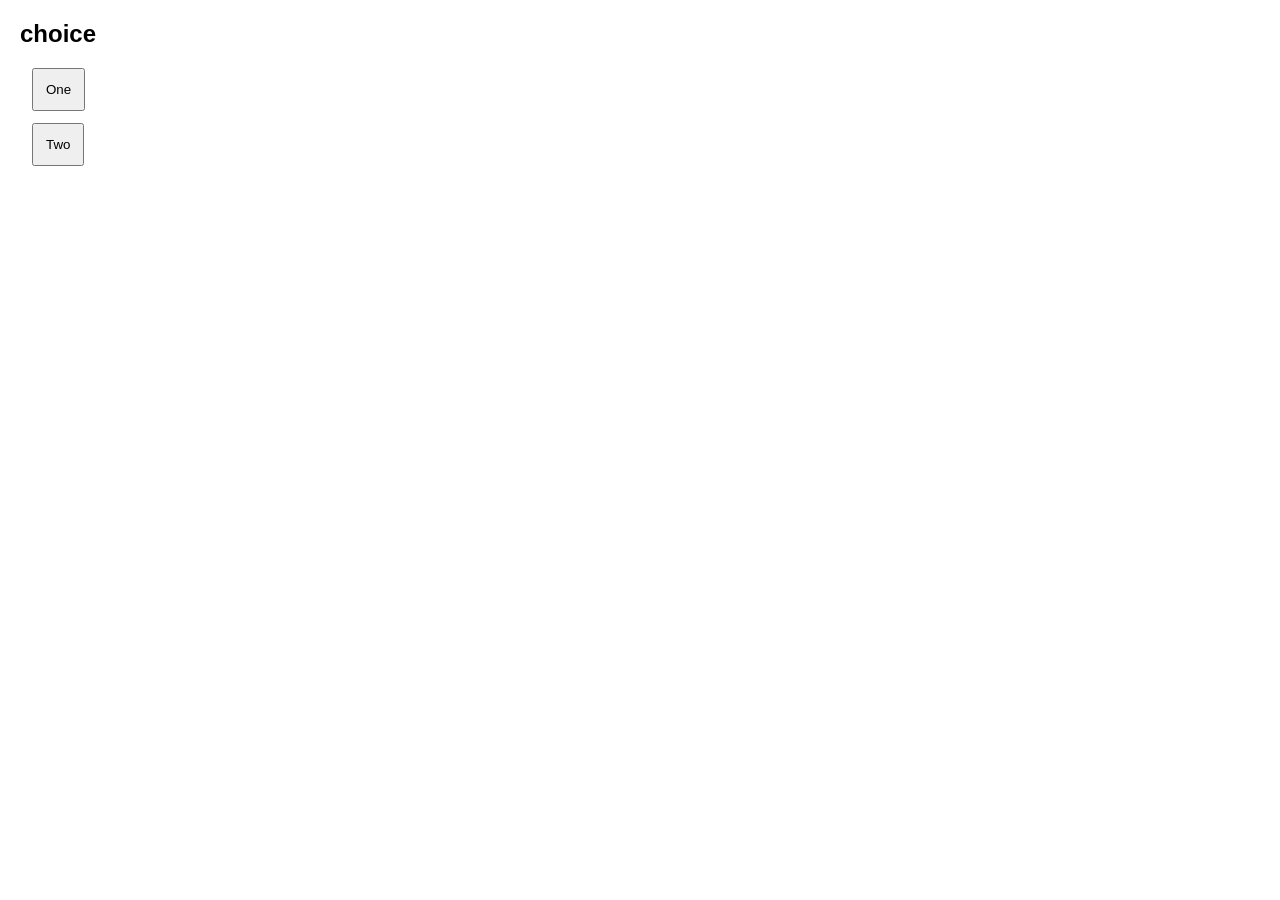
<file: tests/fixtures/walk-funnel/index.html>
<!doctype html><html><head><meta name="viewport" content="width=device-width, initial-scale=1"><style>
body{font:16px sans-serif;margin:20px}button,input{display:block;margin:12px;padding:12px}.sticky{position:fixed;bottom:0;background:white}dialog{position:fixed;inset:10px;z-index:10}iframe{width:280px;height:180px}
</style></head><body><main class="funnel-shell"></main><script>
const mode = new URLSearchParams(location.search).get('mode');
const shell = document.querySelector('main');
function show(id, content, kind='quiz') { shell.dataset.stepKind=kind; shell.innerHTML=`<section data-step-id="${id}"><h1>${id}</h1>${content}</section>`; }
function nextButton(fn) { return `<footer><button onclick="${fn}">Continue</button><button onclick="throw Error('Back clicked')">Back</button></footer>`; }
function choice(){show('choice',`<div role="radiogroup"><button role="radio" onclick="delayed()">One</button><button role="radio" onclick="delayed()">Two</button></div>`)}
function delayed(){document.querySelector('[role=radiogroup]').outerHTML='<div></div><button aria-label="Back" onclick="throw Error(\'Back clicked while waiting\')">Back</button>';setTimeout(()=>document.querySelector('section').insertAdjacentHTML('beforeend','<button onclick="multi()">Continue</button>'),600)}
function multi(){show('multi',`<button role="checkbox" aria-checked="false" onclick="toggle(this)">A</button><button role="checkbox" aria-checked="false" onclick="toggle(this)">B</button><button role="checkbox" aria-checked="false" onclick="toggle(this)">C</button><footer><button disabled onclick="email()">Continue</button></footer>`)}
function toggle(el){el.setAttribute('aria-checked',el.getAttribute('aria-checked')==='false');document.querySelector('footer button').disabled=document.querySelectorAll('[aria-checked=true]').length<2}
function email(){show('email',`<input type="email" required>${nextButton("if(document.querySelector('input').validity.valid)details()")}`)}
function details(){show('details',`<input type="text" required><input type="number" required>${nextButton("if([...document.querySelectorAll('input')].every(i=>i.value))sheet()")}`)}
function sheet(){show('sheet',`<button onclick="throw Error('background clicked')">Background</button><dialog open><div role="group"><button onclick="loader()">Pick me</button></div></dialog>`)}
function loader(){show('loader',`<button disabled onclick="offer()">Continue</button>`);setTimeout(()=>document.querySelector('button').disabled=false,1000)}
function offer(){console.error('fixture console error');fetch('/failure');if(mode==='pageerror')setTimeout(()=>{throw Error('fixture uncaught')},10);show('offer',`<div role="radiogroup"><button role="radio">Monthly</button><button role="radio">Quarterly</button><button role="radio">Annual</button></div><button onclick="checkout()">Buy plan</button><div style="height:1000px">Offer details</div><div class="sticky"><button onclick="throw Error('sticky clicked')">Sticky buy</button></div>`,'paywall')}
function checkout(){shell.insertAdjacentHTML('beforeend',`<dialog open><h2>Test mode</h2><button onclick="card()">Card</button></dialog>`)}
function card(){document.querySelector('dialog').innerHTML=`<h2>Test mode</h2><iframe srcdoc='<input name="number"><input name="expiry"><input name="cvc"><input name="postalCode">'></iframe><button onclick="paid()">Pay</button>`}
function paid(){const doc=document.querySelector('iframe').contentDocument;if([...doc.querySelectorAll('input')].some(i=>!i.value))throw Error('empty card');history.pushState({},'', '/done');shell.innerHTML='<h1>Done</h1>';shell.dataset.stepKind='end'}
if(mode==='stuck')show('stuck','<button>Continue</button>');else if(mode==='end'){shell.innerHTML='<h1>Finished</h1>'}else choice();
</script></body></html>
</file>
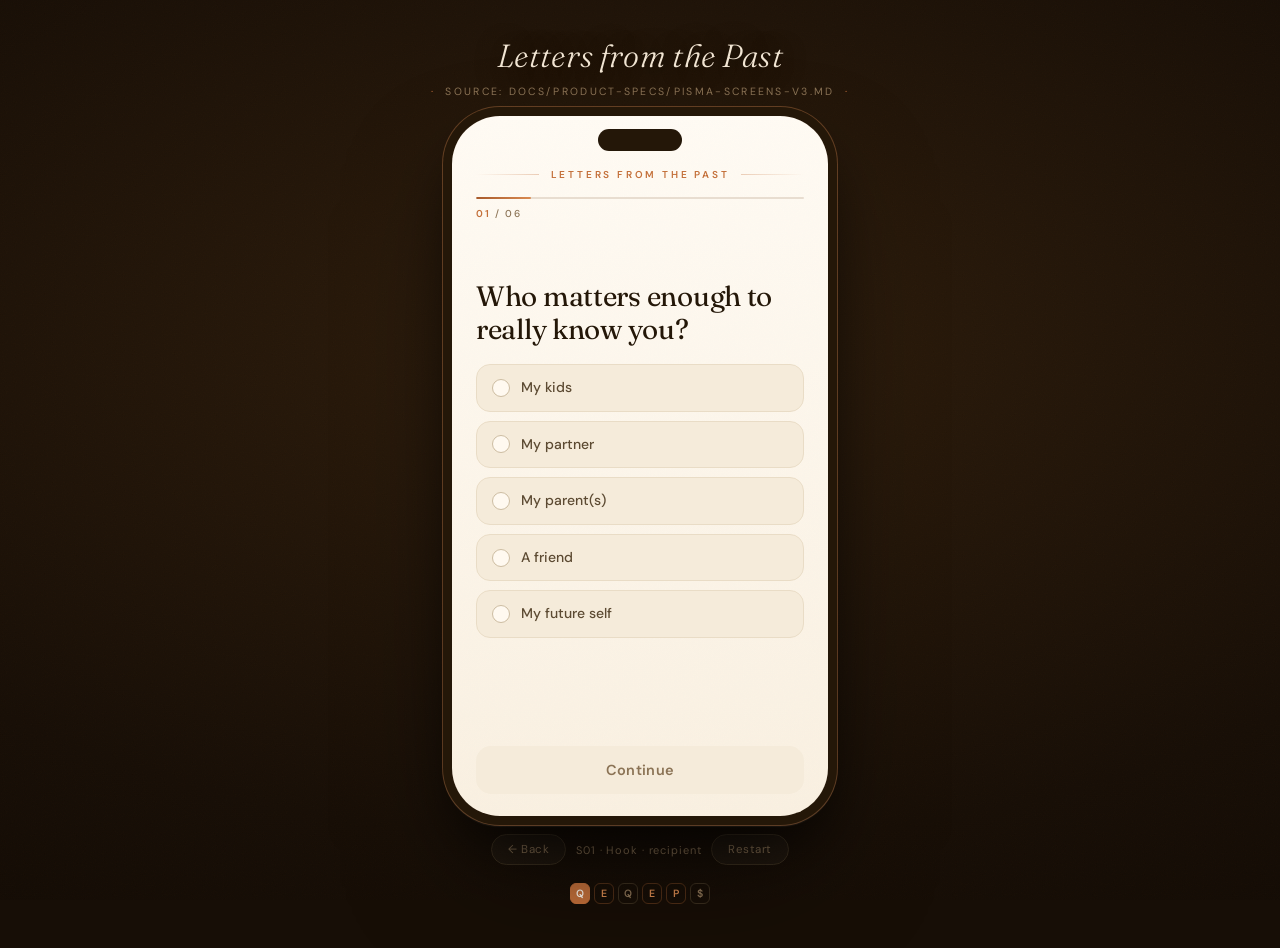
<file: skills/preview-funnel/references/example.html>
<!DOCTYPE html>
<html lang="en">
<head>
<meta charset="UTF-8">
<meta name="viewport" content="width=device-width, initial-scale=1.0">
<title>Preview Funnel — reference example</title>
<!-- In a generated preview this is styles.css (a verbatim copy of preview-style.css) -->
<link rel="stylesheet" href="preview-style.css">
</head>
<body>
  <div class="stage-title">Letters from the Past</div>
  <div class="stage-subtitle">source: docs/product-specs/pisma-screens-v3.md</div>
  <div class="phone">
    <div class="screen">
      <div class="app-name">Letters from the Past</div>
      <div class="progress"><i id="bar" style="width: 14%"></i></div>
      <div class="step-num" id="stepnum">03 / 21</div>
      <div class="content" id="content"></div>
      <div class="cta" id="cta"></div>
    </div>
  </div>
  <div class="stage-nav">
    <button id="back">← Back</button>
    <span id="navlabel">Recipient</span>
    <button id="restart">Restart</button>
  </div>
  <div class="rhythm" id="rhythm"></div>
<script type="module">
const steps = [
  {
    id: "S01", title: "Hook · recipient", kind: "question",
    headline: "Who matters enough to really know you?",
    choices: ["My kids", "My partner", "My parent(s)", "A friend", "My future self"],
    primaryAction: "Continue",
  },
  {
    id: "S02", title: "Authority burst", kind: "energy", archetype: "Authority burst",
    headline: "You're in <em>good hands.</em>",
    visual: "Rating block: [PROOF: App Store rating] · [PROOF: letters delivered]",
    primaryAction: "Continue",
  },
  {
    id: "S03", title: "Frequency", kind: "question",
    headline: "How often could you write?",
    choices: ["Every week", "Twice a month", "Once a month", "Not sure yet"],
    primaryAction: "Continue",
  },
  {
    id: "S04", title: "Answer reassurance", kind: "energy", archetype: "Answer reassurance",
    headline: "Once a month is <em>plenty.</em>",
    supportingText: "One sentence. One photo. That's already a letter.",
    proof: { from: "Example letter", text: "“Proud of you today.”" },
    primaryAction: "Got it",
  },
  {
    id: "S05", title: "Plan reveal", kind: "plan", archetype: "Plan reveal",
    headline: "In a year your kids will have <em>real moments</em> of you.",
    stat: { num: "12", label: "letters in your first year (from your answers)" },
    note: "Illustrative, based on your answers. Change it anytime.",
    primaryAction: "Get my plan",
  },
  {
    id: "S06", title: "Paywall", kind: "paywall",
    headline: "Your letter plan is ready",
    sections: [
      ["Plan summary", "For: {recipient} · {frequency}"],
      ["Plan cards", "[OFFER: plans, billed totals, renewal]"],
      ["Guarantee", "[OFFER: refund terms]"],
      ["Disclosure", "[OFFER: auto-renewal and cancellation terms]"],
    ],
    primaryAction: "Start my plan",
  },
];
const code = { question: "Q", energy: "E", mirror: "M", loading: "L", plan: "P", email: "@", paywall: "$" };
let i = 0, picked = null;
const content = document.getElementById("content"), cta = document.getElementById("cta");
function render() {
  const s = steps[i]; picked = null;
  document.getElementById("bar").style.width = ((i + 1) / steps.length * 100) + "%";
  document.getElementById("stepnum").innerHTML = "<strong>" + String(i + 1).padStart(2, "0") + "</strong> / " + String(steps.length).padStart(2, "0");
  document.getElementById("navlabel").textContent = s.id + " · " + s.title;
  document.getElementById("rhythm").innerHTML = steps.map((x, j) =>
    `<span class="${["energy", "mirror", "plan"].includes(x.kind) ? "energy" : ""}${j === i ? " on" : ""}" data-j="${j}" title="${x.id} · ${x.title}">${code[x.kind]}</span>`).join("");
  let h = s.archetype ? `<div class="archetype">${s.archetype}</div>` : "";
  h += `<div class="hero">${s.headline}</div>`;
  if (s.supportingText) h += `<div class="body-text">${s.supportingText}</div>`;
  if (s.visual) h += `<div class="visual-slot">${s.visual}</div>`;
  if (s.proof) h += `<div class="card-paper"><div class="from">${s.proof.from}</div><div class="letter-text">${s.proof.text}</div></div>`;
  if (s.stat) h += `<div class="stat-box"><div class="num">${s.stat.num}</div><div class="label">${s.stat.label}</div></div>`;
  if (s.sections) h += s.sections.map(([label, text]) => `<div class="pw-section"><div class="label">${label}</div><div class="body-text">${text}</div></div>`).join("");
  if (s.choices) h += `<div class="options">` + s.choices.map((c, j) => `<button class="opt" data-j="${j}">${c}</button>`).join("") + `</div>`;
  if (s.note) h += `<div class="note">${s.note}</div>`;
  content.innerHTML = h;
  cta.innerHTML = `<button class="btn" id="next" ${s.kind === "question" ? "disabled" : ""}>${s.primaryAction}</button>`;
  content.querySelectorAll(".opt").forEach(b => b.addEventListener("click", () => {
    content.querySelectorAll(".opt").forEach(x => x.classList.remove("selected"));
    b.classList.add("selected"); picked = b.dataset.j;
    document.getElementById("next").disabled = false;
  }));
  document.getElementById("next").addEventListener("click", () => { if (i < steps.length - 1) { i++; render(); } });
  document.querySelectorAll("#rhythm span").forEach(b => b.addEventListener("click", () => { i = +b.dataset.j; render(); }));
}
document.getElementById("back").addEventListener("click", () => { if (i > 0) { i--; render(); } });
document.getElementById("restart").addEventListener("click", () => { i = 0; render(); });
render();
</script>
</body>
</html>
</file>
<file: skills/preview-funnel/references/preview-style.css>
/* preview-funnel default visual style — "candlelit stationery"
 *
 * Warm dark stage, cream paper screen, single copper accent.
 * Palette lifted from the Letters from the Past screens board.
 * Copy this file into the preview directory as styles.css and keep
 * the class names; to match a product's own brand, swap ONLY the
 * custom properties in :root — never the structure.
 */

@import url('https://fonts.googleapis.com/css2?family=Fraunces:ital,opsz,wght@0,9..144,300;0,9..144,400;0,9..144,500;0,9..144,600;1,9..144,300;1,9..144,400&family=DM+Sans:opsz,wght@9..40,300;9..40,400;9..40,500;9..40,600&display=swap');

:root {
  /* stage (page around the phone) */
  --stage: #170E06;
  --stage-glow: #2E1D0C;
  --stage-line: #3A2E1E;
  --stage-muted: #8B7355;

  /* screen (inside the phone) */
  --screen-hi: #FFFBF4;
  --screen-lo: #F9F0E1;
  --card: #F5EBDA;
  --card-line: #E9DCC6;
  --paper: #FFF9F0;
  --line: #E8DDD0;

  /* text */
  --ink: #241708;
  --body: #4A3826;
  --soft: #5C4A32;
  --muted: #8B7355;

  /* accent */
  --accent: #C4703A;
  --accent-hi: #D98A50;
  --accent-lo: #A85A2B;
  --accent-soft: rgba(196, 112, 58, 0.32);
  --accent-faint: rgba(196, 112, 58, 0.09);
  --on-accent: #FFF6EC;
  --success: #1D9E75;

  --bezel: #241708;

  --font-display: 'Fraunces', 'Iowan Old Style', Georgia, serif;
  --font-body: 'DM Sans', -apple-system, sans-serif;
}

* { margin: 0; padding: 0; box-sizing: border-box; }

body {
  background:
    radial-gradient(120% 90% at 50% 38%, var(--stage-glow) 0%, var(--stage) 62%, #100903 100%)
    fixed var(--stage);
  font-family: var(--font-body);
  min-height: 100vh;
  display: flex;
  flex-direction: column;
  align-items: center;
  gap: 18px;
  padding: 36px 16px 44px;
  -webkit-font-smoothing: antialiased;
  position: relative;
}

/* film grain over the stage */
body::before {
  content: '';
  position: fixed;
  inset: 0;
  pointer-events: none;
  opacity: 0.5;
  background-image: url("data:image/svg+xml,%3Csvg xmlns='http://www.w3.org/2000/svg' width='140' height='140'%3E%3Cfilter id='n'%3E%3CfeTurbulence type='fractalNoise' baseFrequency='0.9' numOctaves='2'/%3E%3CfeColorMatrix values='0 0 0 0 0.55 0 0 0 0 0.4 0 0 0 0 0.25 0 0 0 0.05 0'/%3E%3C/filter%3E%3Crect width='140' height='140' filter='url(%23n)'/%3E%3C/svg%3E");
}

/* ---- stage chrome: title, source path, nav ---- */

.stage-title {
  font-family: var(--font-display);
  font-style: italic;
  font-weight: 300;
  font-size: clamp(24px, 3.4vw, 32px);
  letter-spacing: 0.01em;
  color: #F3E7D5;
  text-align: center;
  text-shadow: 0 2px 24px rgba(0, 0, 0, 0.5);
}

.stage-subtitle {
  font-size: 10.5px;
  color: var(--stage-muted);
  letter-spacing: 0.22em;
  text-transform: uppercase;
  text-align: center;
  margin-top: -8px;
}

.stage-subtitle::before,
.stage-subtitle::after {
  content: '·';
  color: var(--accent);
  margin: 0 10px;
}

.stage-meta {
  font-size: 11px;
  color: var(--accent);
  letter-spacing: 0.1em;
  text-transform: uppercase;
  font-weight: 500;
}

/* ---- phone frame ---- */

.phone {
  width: min(376px, 100%);
  height: min(700px, calc(100vh - 176px));
  min-height: 540px;
  background: linear-gradient(178deg, var(--screen-hi) 0%, var(--screen-lo) 100%);
  border-radius: 48px;
  border: none;
  box-shadow:
    0 0 0 9px var(--bezel),
    0 0 0 10px rgba(217, 138, 80, 0.35),
    0 2px 1px 9px rgba(255, 235, 205, 0.06),
    0 30px 60px -12px rgba(0, 0, 0, 0.75),
    0 60px 120px -20px rgba(0, 0, 0, 0.55);
  position: relative;
  overflow: hidden;
  display: flex;
  flex-direction: column;
}

.phone::before {
  content: '';
  position: absolute;
  top: 13px;
  left: 50%;
  transform: translateX(-50%);
  width: 84px;
  height: 22px;
  background: var(--bezel);
  border-radius: 12px;
  z-index: 10;
}

/* paper grain inside the screen */
.phone::after {
  content: '';
  position: absolute;
  inset: 0;
  pointer-events: none;
  opacity: 0.35;
  background-image: url("data:image/svg+xml,%3Csvg xmlns='http://www.w3.org/2000/svg' width='120' height='120'%3E%3Cfilter id='p'%3E%3CfeTurbulence type='fractalNoise' baseFrequency='0.8' numOctaves='2'/%3E%3CfeColorMatrix values='0 0 0 0 0.45 0 0 0 0 0.33 0 0 0 0 0.2 0 0 0 0.04 0'/%3E%3C/filter%3E%3Crect width='120' height='120' filter='url(%23p)'/%3E%3C/svg%3E");
}

/* ---- in-screen layout ---- */

.screen {
  flex: 1;
  display: flex;
  flex-direction: column;
  padding: 52px 24px 22px;
  overflow: hidden;
  position: relative;
  z-index: 1;
}

.app-name {
  font-family: var(--font-body);
  font-size: 10px;
  font-weight: 600;
  color: var(--accent);
  letter-spacing: 0.28em;
  text-transform: uppercase;
  text-align: center;
  margin-bottom: 16px;
  display: flex;
  align-items: center;
  gap: 12px;
}

.app-name::before,
.app-name::after {
  content: '';
  flex: 1;
  height: 1px;
  background: linear-gradient(90deg, transparent, var(--accent-soft));
}

.app-name::after {
  background: linear-gradient(90deg, var(--accent-soft), transparent);
}

.progress {
  height: 2px;
  background: var(--line);
  border-radius: 2px;
  overflow: hidden;
}

.progress > i {
  display: block;
  height: 100%;
  background: linear-gradient(90deg, var(--accent-lo), var(--accent-hi));
  border-radius: 2px;
  transition: width 0.4s cubic-bezier(0.22, 1, 0.36, 1);
}

.step-num {
  font-size: 10px;
  color: var(--muted);
  letter-spacing: 0.16em;
  text-transform: uppercase;
  font-weight: 500;
  margin: 8px 0 22px;
}

.step-num strong { color: var(--accent); font-weight: 600; }

.content {
  flex: 1;
  overflow-y: auto;
  display: flex;
  flex-direction: column;
  padding-bottom: 56px; /* biases the centered block upward */
  scrollbar-width: none;
}

.content::-webkit-scrollbar { display: none; }

/* center short content vertically; collapses to top-aligned when it overflows */
.content > :first-child { margin-top: auto; }
.content > :last-child { margin-bottom: auto; }

/* staggered entrance on every screen change */
.content > * {
  animation: rise 0.45s cubic-bezier(0.22, 1, 0.36, 1) both;
}

.content > :nth-child(1) { animation-delay: 0.02s; }
.content > :nth-child(2) { animation-delay: 0.08s; }
.content > :nth-child(3) { animation-delay: 0.14s; }
.content > :nth-child(4) { animation-delay: 0.2s; }
.content > :nth-child(5) { animation-delay: 0.26s; }

@keyframes rise {
  from { opacity: 0; transform: translateY(10px); }
  to { opacity: 1; transform: none; }
}

@media (prefers-reduced-motion: reduce) {
  .content > * { animation: none; }
}

/* ---- copy ---- */

.hero {
  font-family: var(--font-display);
  font-optical-sizing: auto;
  font-size: 28px;
  font-weight: 400;
  color: var(--ink);
  line-height: 1.18;
  letter-spacing: -0.01em;
  margin-bottom: 14px;
}

.hero em { font-style: italic; color: var(--accent); }

.hero-sm {
  font-family: var(--font-display);
  font-optical-sizing: auto;
  font-size: 20px;
  font-weight: 400;
  color: var(--ink);
  line-height: 1.3;
  margin-bottom: 12px;
}

.body-text {
  font-size: 14px;
  color: var(--body);
  line-height: 1.65;
  margin-bottom: 10px;
}

.note {
  font-family: var(--font-display);
  font-style: italic;
  font-size: 13px;
  color: var(--muted);
  margin-top: 10px;
}

.quote {
  font-family: var(--font-display);
  font-style: italic;
  font-size: 15px;
  color: var(--body);
  line-height: 1.55;
  padding-left: 14px;
  border-left: 2px solid var(--accent-soft);
  margin-bottom: 10px;
}

.divider { height: 1px; background: var(--line); margin: 14px 0; }

/* ---- choices ---- */

.options {
  display: flex;
  flex-direction: column;
  gap: 9px;
  margin-top: 4px;
}

.opt {
  font-family: var(--font-body);
  font-size: 14px;
  font-weight: 500;
  color: var(--soft);
  background: var(--card);
  border: 1px solid var(--card-line);
  border-radius: 14px;
  padding: 13px 15px;
  line-height: 1.4;
  text-align: left;
  cursor: pointer;
  display: flex;
  align-items: center;
  gap: 11px;
  transition: border-color 0.15s, transform 0.12s, box-shadow 0.15s, background 0.15s;
}

/* radio ring */
.opt::before {
  content: '';
  width: 16px;
  height: 16px;
  flex-shrink: 0;
  border-radius: 50%;
  border: 1.5px solid #CDBDA2;
  background: var(--paper);
  transition: border-color 0.15s, box-shadow 0.15s;
}

.opt:hover {
  border-color: var(--accent-soft);
  transform: translateY(-1px);
  box-shadow: 0 4px 14px rgba(74, 46, 18, 0.08);
}

.opt:active { transform: scale(0.985); }

.opt.selected {
  border-color: var(--accent);
  background: linear-gradient(0deg, var(--accent-faint), var(--accent-faint)), var(--paper);
  color: var(--ink);
  box-shadow: 0 4px 16px rgba(196, 112, 58, 0.14);
}

.opt.selected::before {
  border-color: var(--accent);
  box-shadow: inset 0 0 0 4px var(--paper), inset 0 0 0 12px var(--accent);
}

/* ---- proof / letter cards ---- */

.card-paper {
  background: var(--paper);
  border: 1px solid var(--line);
  border-radius: 14px;
  padding: 14px 16px;
  margin: 10px 0;
  font-size: 13.5px;
  color: var(--body);
  line-height: 1.6;
  box-shadow: 0 2px 10px rgba(74, 46, 18, 0.05);
  position: relative;
}

.card-paper .from {
  font-size: 9px;
  color: var(--accent);
  font-weight: 600;
  letter-spacing: 0.2em;
  text-transform: uppercase;
  margin-bottom: 7px;
}

.card-paper .letter-text {
  font-family: var(--font-display);
  font-style: italic;
  font-size: 15px;
  color: var(--ink);
  line-height: 1.55;
}

.tag {
  display: inline-block;
  font-size: 9px;
  font-weight: 600;
  color: var(--on-accent);
  background: linear-gradient(135deg, var(--accent-hi), var(--accent-lo));
  padding: 3px 9px;
  border-radius: 20px;
  letter-spacing: 0.08em;
  text-transform: uppercase;
}

.stat-box {
  text-align: center;
  background: var(--paper);
  border: 1px dashed var(--accent-soft);
  border-radius: 16px;
  padding: 18px 14px 15px;
  margin: 12px 0;
}

.stat-box .num {
  font-family: var(--font-display);
  font-optical-sizing: auto;
  font-size: 48px;
  font-weight: 300;
  color: var(--accent);
  line-height: 0.95;
  letter-spacing: -0.02em;
}

.stat-box .label {
  font-size: 10.5px;
  letter-spacing: 0.12em;
  text-transform: uppercase;
  color: var(--muted);
  margin-top: 8px;
  line-height: 1.5;
}

/* ---- CTA ---- */

.cta {
  margin-top: auto;
  padding-top: 14px;
}

.btn {
  display: block;
  width: 100%;
  background: linear-gradient(180deg, var(--accent-hi), var(--accent) 55%, var(--accent-lo));
  color: var(--on-accent);
  font-family: var(--font-body);
  font-size: 14.5px;
  font-weight: 600;
  letter-spacing: 0.02em;
  padding: 15px 16px;
  border: none;
  border-radius: 15px;
  text-align: center;
  cursor: pointer;
  box-shadow:
    0 8px 20px -6px rgba(168, 90, 43, 0.55),
    inset 0 1px 0 rgba(255, 246, 236, 0.35);
  transition: filter 0.15s, transform 0.12s, box-shadow 0.15s;
}

.btn:hover {
  filter: brightness(1.05);
  transform: translateY(-1px);
  box-shadow:
    0 12px 24px -6px rgba(168, 90, 43, 0.6),
    inset 0 1px 0 rgba(255, 246, 236, 0.35);
}

.btn:active { transform: translateY(0) scale(0.99); }

.btn:disabled {
  background: var(--card);
  color: var(--muted);
  box-shadow: none;
  cursor: default;
  transform: none;
  filter: none;
}

.btn-ghost {
  display: block;
  width: 100%;
  background: none;
  border: none;
  color: var(--muted);
  font-family: var(--font-body);
  font-size: 12.5px;
  font-weight: 500;
  text-align: center;
  padding: 10px;
  margin-top: 2px;
  cursor: pointer;
  transition: color 0.15s;
}

.btn-ghost:hover { color: var(--soft); }

/* ---- stage nav under the phone ---- */

.stage-nav {
  display: flex;
  align-items: center;
  gap: 10px;
  font-size: 11px;
  letter-spacing: 0.08em;
  color: var(--stage-muted);
}

.stage-nav button {
  background: rgba(255, 235, 205, 0.04);
  border: 1px solid var(--stage-line);
  color: var(--stage-muted);
  border-radius: 20px;
  padding: 7px 16px;
  font-family: var(--font-body);
  font-size: 11.5px;
  letter-spacing: 0.04em;
  cursor: pointer;
  transition: color 0.15s, border-color 0.15s, background 0.15s;
}

.stage-nav button:hover {
  color: #F3E7D5;
  border-color: var(--stage-muted);
  background: rgba(255, 235, 205, 0.07);
}

/* ---- rhythm strip under the stage nav: Q E Q Q E ... P @ $ ---- */

.rhythm {
  display: flex;
  flex-wrap: wrap;
  justify-content: center;
  gap: 4px;
  max-width: 420px;
}

.rhythm span {
  min-width: 20px;
  padding: 3px 5px;
  border: 1px solid var(--stage-line);
  border-radius: 6px;
  font-size: 10.5px;
  font-weight: 600;
  text-align: center;
  color: var(--stage-muted);
  cursor: pointer;
}

.rhythm span.energy { color: var(--accent-hi); border-color: var(--accent-soft); }
.rhythm span.on { color: var(--on-accent); background: var(--accent); border-color: var(--accent); }

/* ---- energy screens and paywall sections inside the phone ---- */

.archetype {
  align-self: flex-start;
  font-size: 9.5px;
  letter-spacing: 0.12em;
  text-transform: uppercase;
  color: var(--accent);
  margin-bottom: 6px;
}

.visual-slot {
  border: 1px dashed var(--accent-soft);
  border-radius: 16px;
  background: var(--accent-faint);
  padding: 22px 14px;
  margin: 12px 0;
  font-size: 12px;
  color: var(--soft);
  text-align: center;
  line-height: 1.5;
}

.pw-section {
  border-top: 1px solid var(--line);
  padding: 12px 0;
}

.pw-section .label {
  font-size: 9.5px;
  letter-spacing: 0.12em;
  text-transform: uppercase;
  color: var(--muted);
  margin-bottom: 4px;
}

@media (max-width: 480px) {
  body { padding: 20px 10px 28px; gap: 14px; }
  .phone { height: calc(100vh - 148px); border-radius: 40px; }
  .stage-title { font-size: 22px; }
}
</file>
